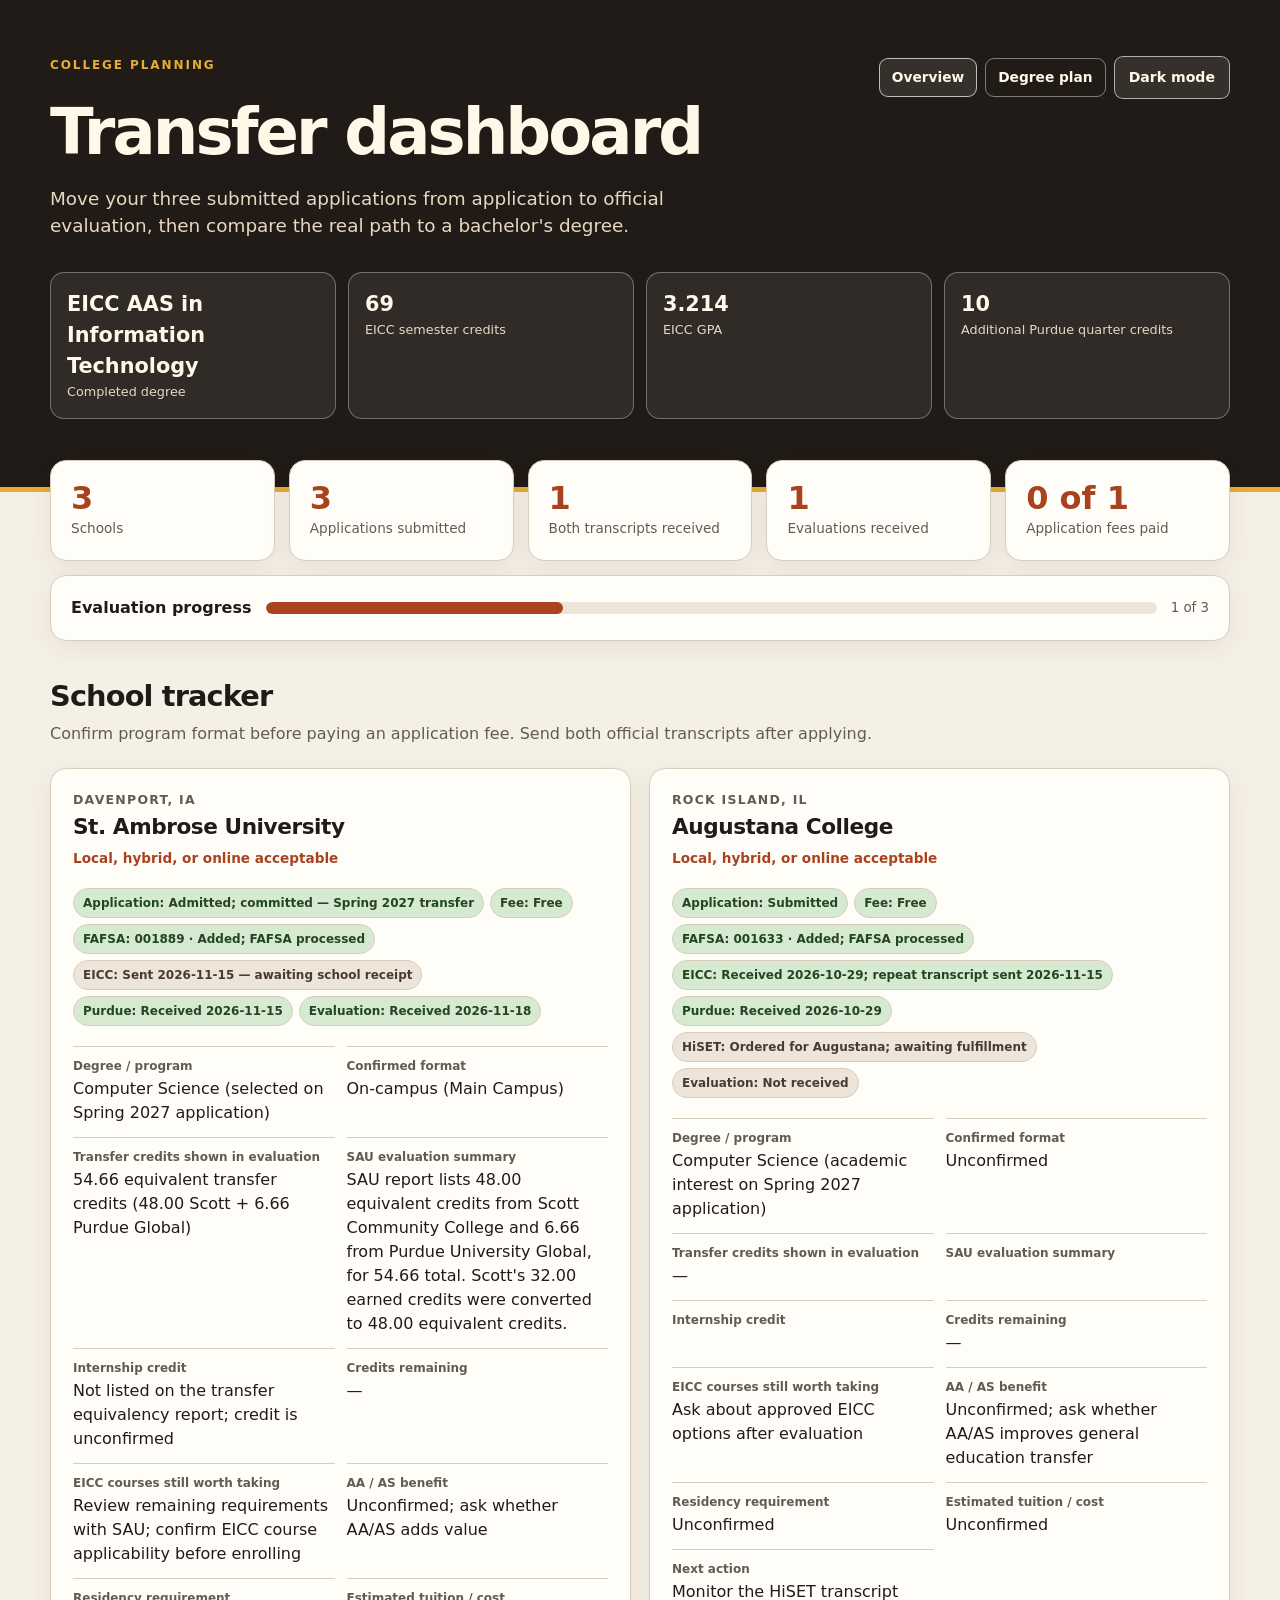
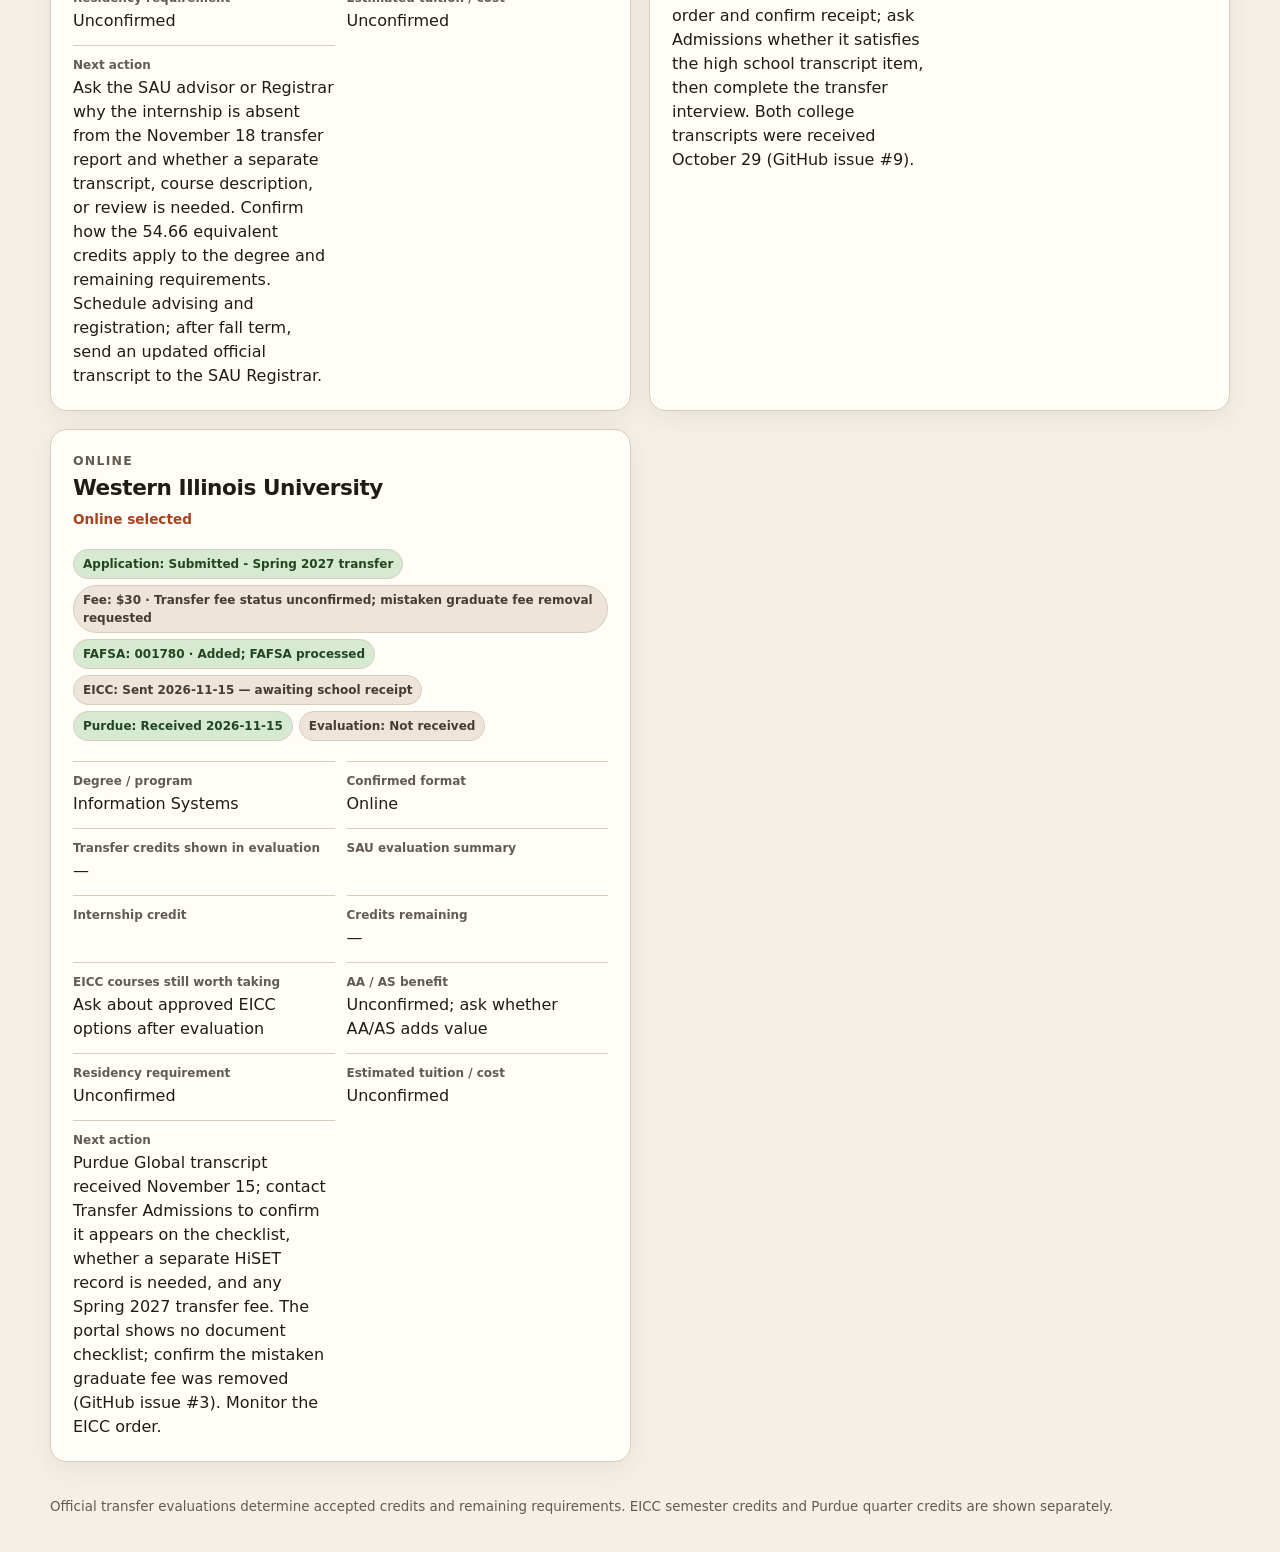
<file: index.html>
<!doctype html>
<html lang="en">
<head>
  <meta charset="utf-8">
  <meta name="viewport" content="width=device-width, initial-scale=1">
  <meta name="theme-color" content="#211b17">
  <title>College Transfer Dashboard</title>
  <script>
    try {
      const savedTheme = localStorage.getItem("college-transfer-theme");
      const dark = savedTheme ? savedTheme === "dark" : matchMedia("(prefers-color-scheme: dark)").matches;
      document.documentElement.dataset.theme = dark ? "dark" : "light";
    } catch {
      document.documentElement.dataset.theme = matchMedia("(prefers-color-scheme: dark)").matches ? "dark" : "light";
    }
  </script>
  <link rel="stylesheet" href="style.css?v=degree-plan-nav-2026-11-19">
  <script src="app.js?v=sau-transfer-evaluation-2026-11-19" defer></script>
</head>
<body>
  <header class="hero">
    <div class="wrap">
      <div class="hero-top"><p class="eyebrow">College planning</p><nav class="hero-actions" aria-label="Dashboard pages"><a class="page-link" href="index.html" aria-current="page">Overview</a><a class="page-link" href="degree-plan.html">Degree plan</a><button id="theme-toggle" class="theme-toggle" type="button" aria-label="Switch to dark mode" aria-pressed="false">Dark mode</button></nav></div>
      <h1>Transfer dashboard</h1>
      <p class="lead">Move your three submitted applications from application to official evaluation, then compare the real path to a bachelor's degree.</p>
      <div class="baseline" id="baseline"></div>
    </div>
  </header>
  <main class="wrap">
    <section class="summary" aria-label="Progress summary" id="summary"></section>
    <section class="toolbar" aria-label="Dashboard controls">
      <div><h2>School tracker</h2><p>Confirm program format before paying an application fee. Send both official transcripts after applying.</p></div>
    </section>
    <div id="schools" class="schools" aria-live="polite"></div>
    <footer>Official transfer evaluations determine accepted credits and remaining requirements. EICC semester credits and Purdue quarter credits are shown separately.</footer>
  </main>
</body>
</html>
</file>
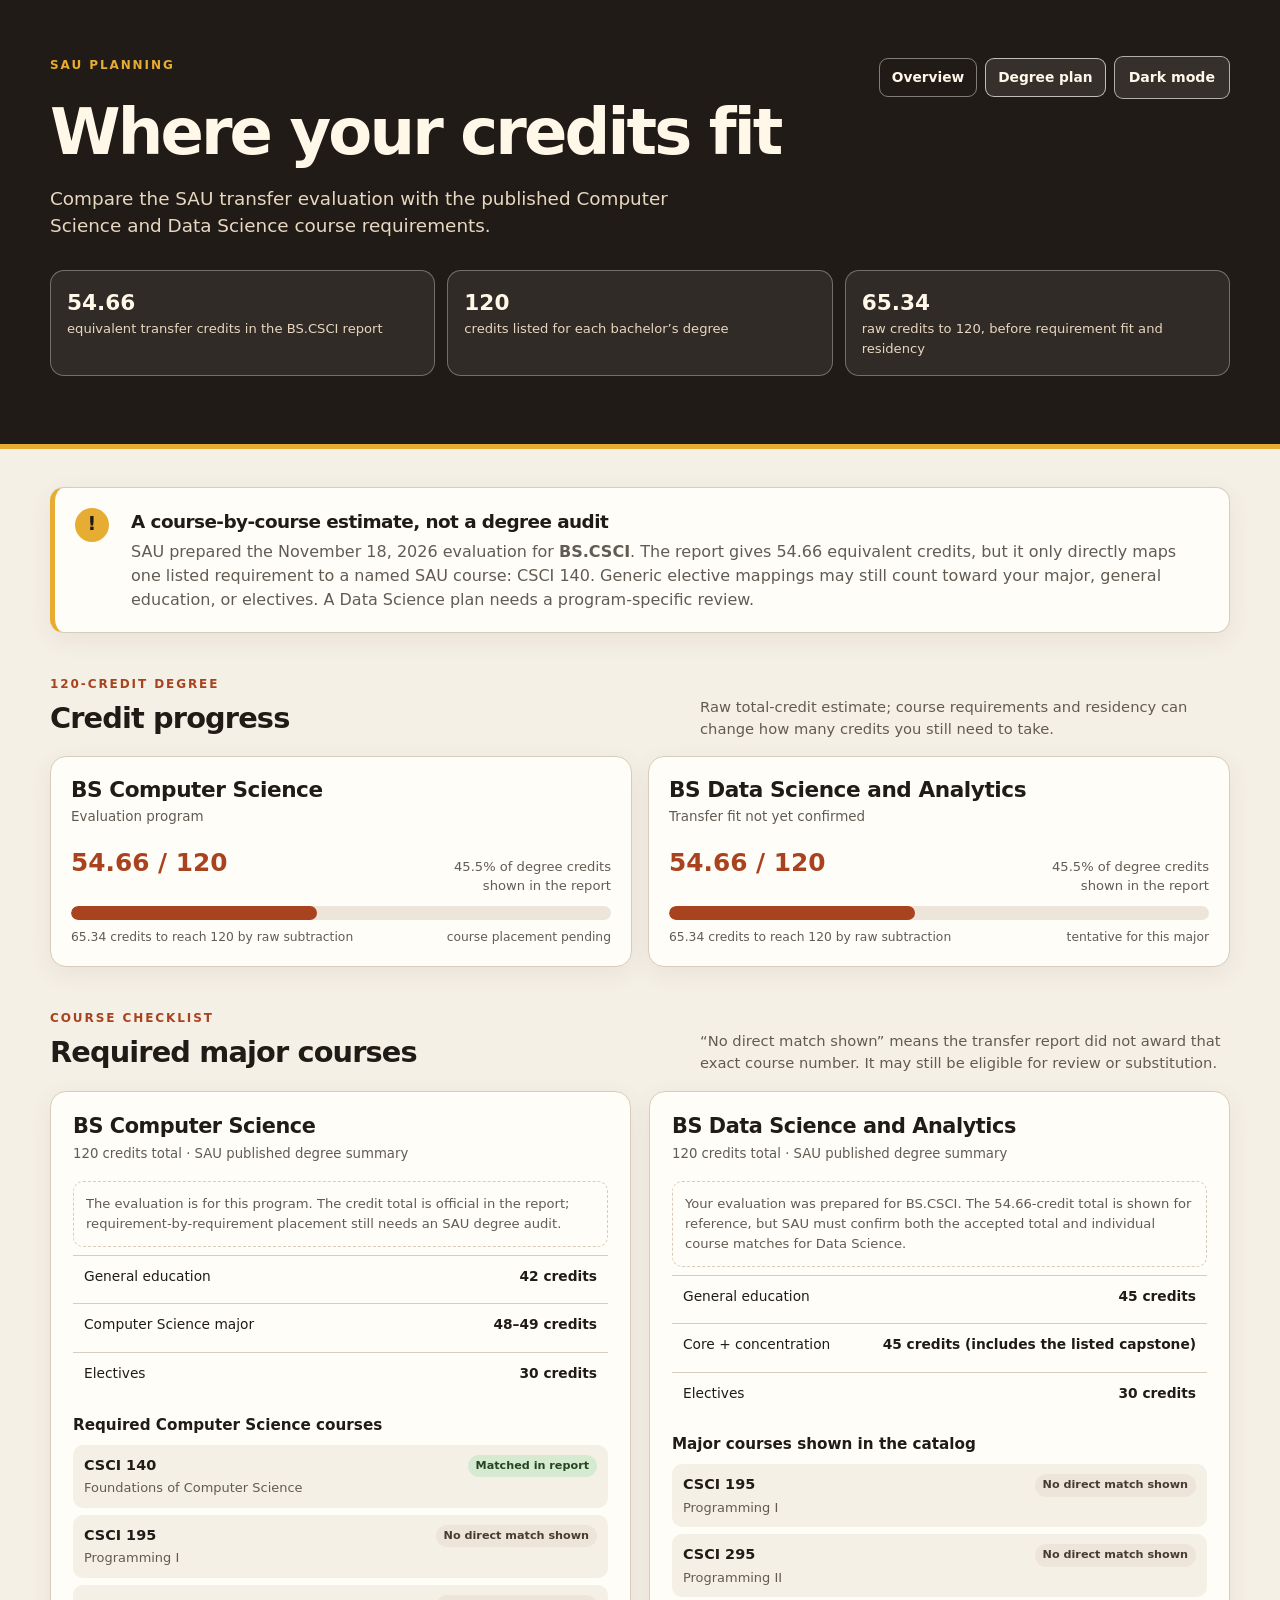
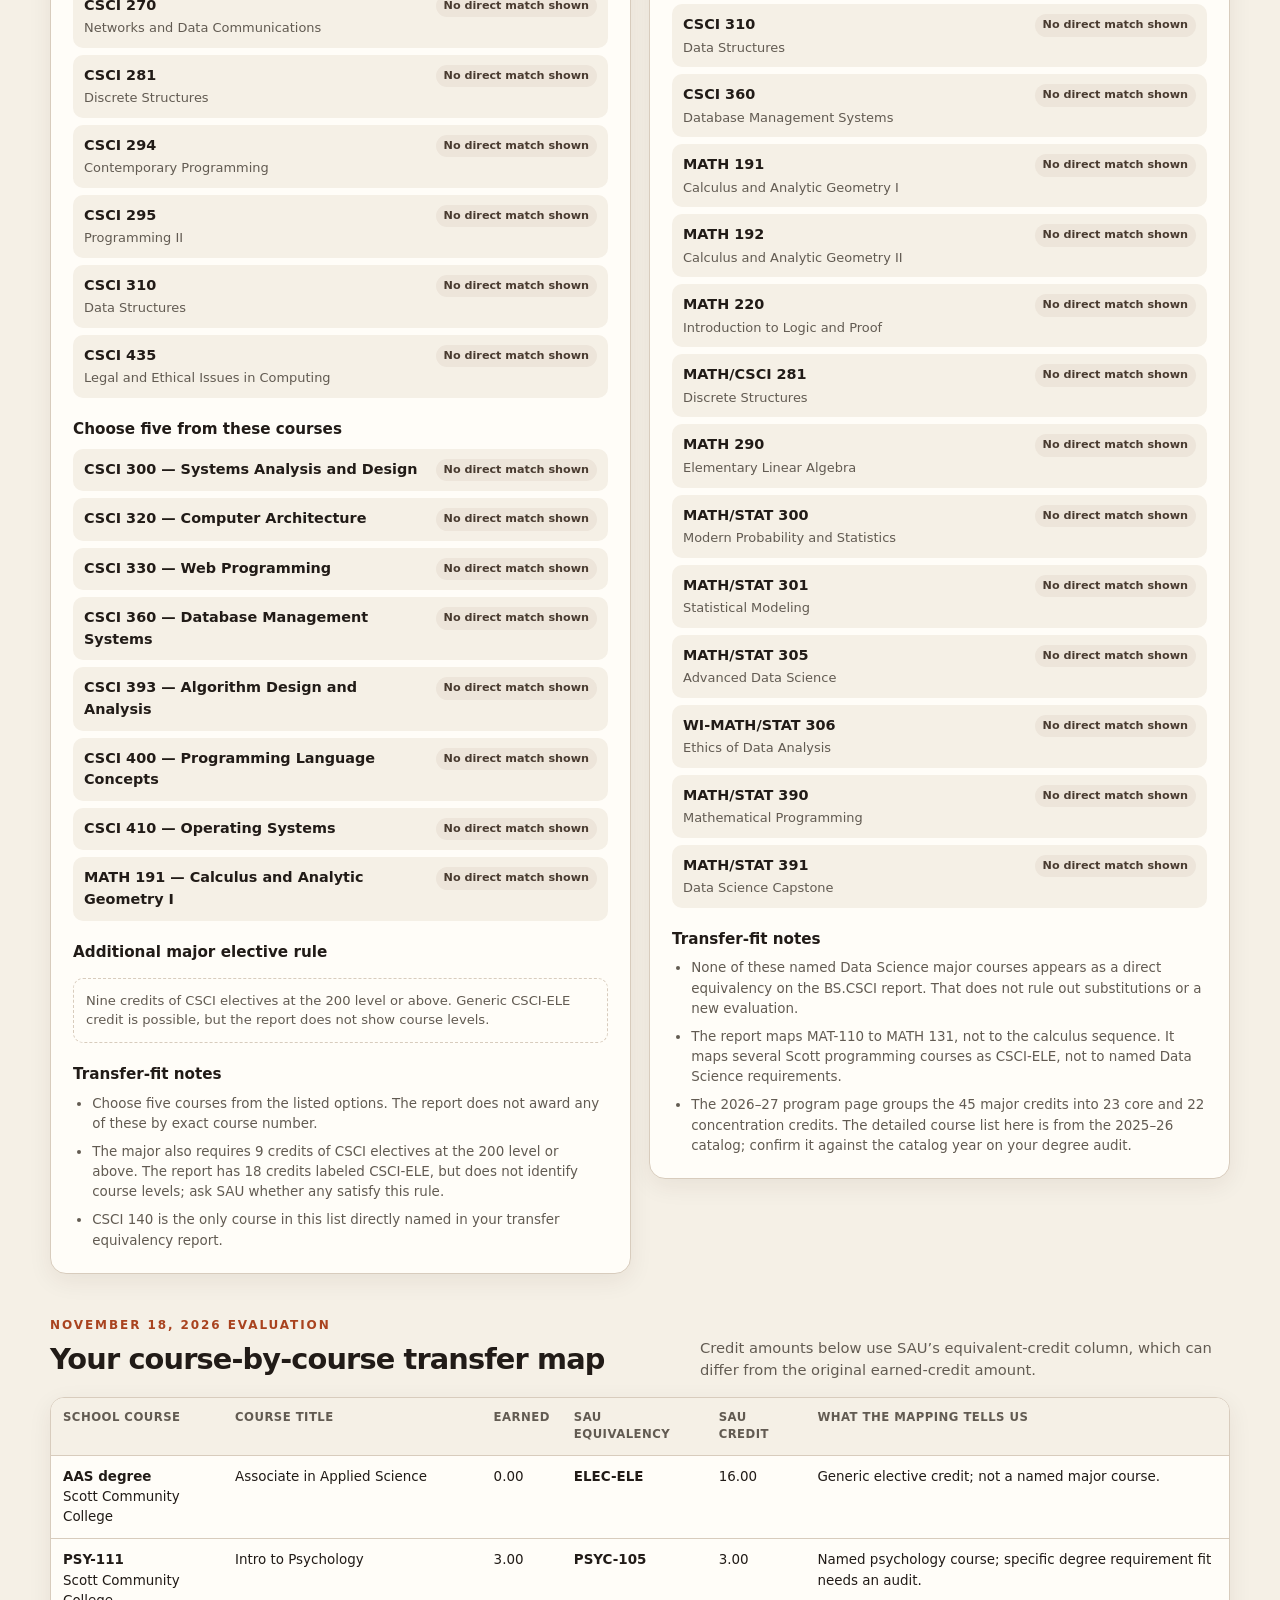
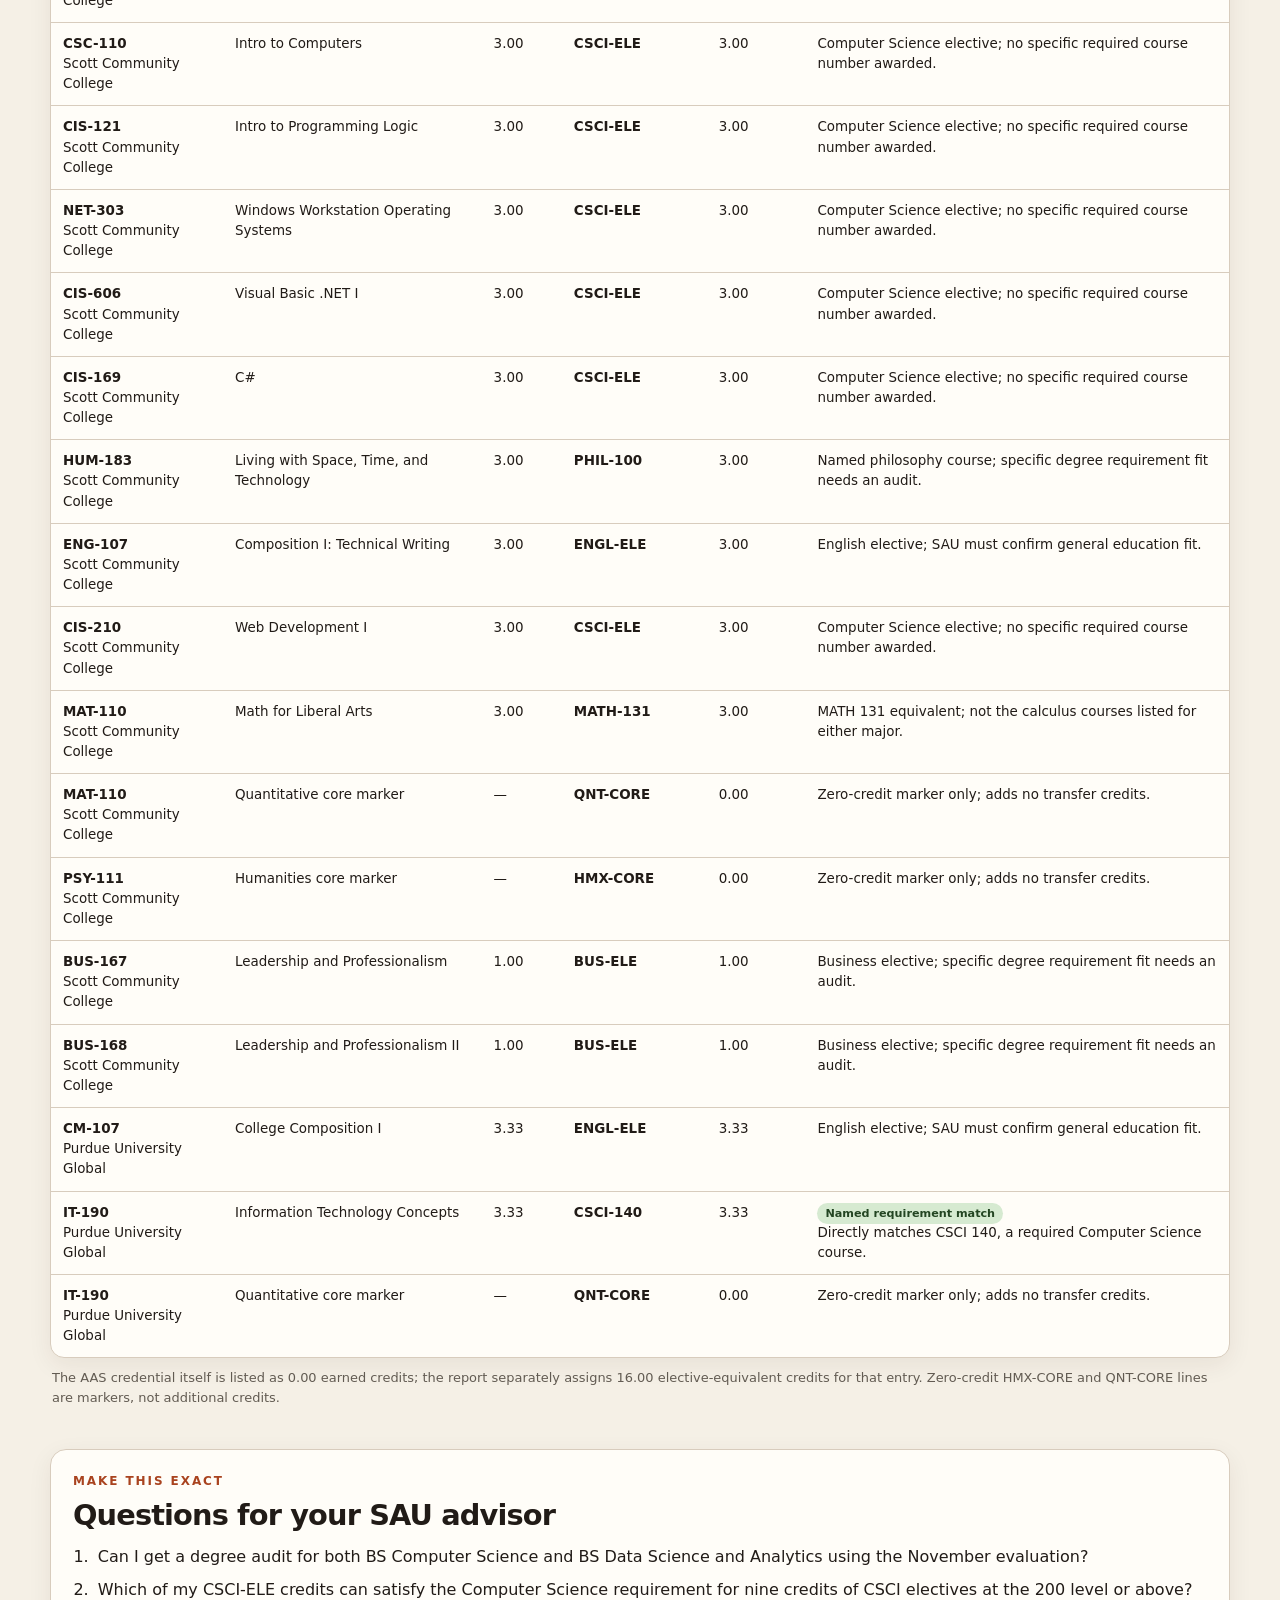
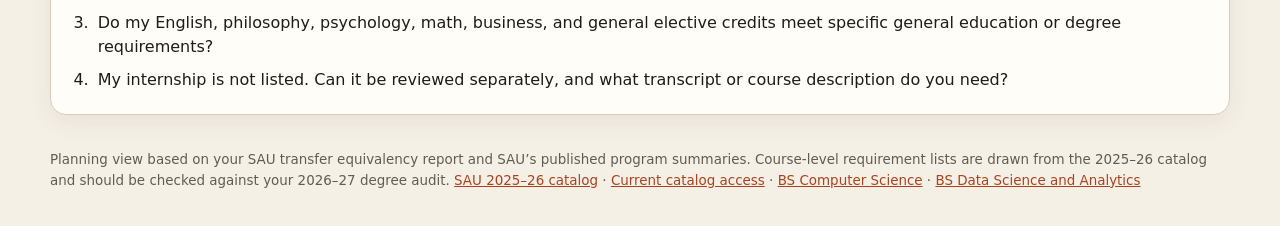
<file: degree-plan.html>
<!doctype html>
<html lang="en">
<head>
  <meta charset="utf-8">
  <meta name="viewport" content="width=device-width, initial-scale=1">
  <meta name="theme-color" content="#211b17">
  <title>SAU Degree Plan | College Transfer Dashboard</title>
  <script>
    try {
      const savedTheme = localStorage.getItem("college-transfer-theme");
      const dark = savedTheme ? savedTheme === "dark" : matchMedia("(prefers-color-scheme: dark)").matches;
      document.documentElement.dataset.theme = dark ? "dark" : "light";
    } catch {
      document.documentElement.dataset.theme = matchMedia("(prefers-color-scheme: dark)").matches ? "dark" : "light";
    }
  </script>
  <link rel="stylesheet" href="style.css?v=degree-plan-nav-2026-11-19">
  <link rel="stylesheet" href="degree-plan.css?v=sau-course-mapping-2026-11-19">
  <script src="degree-plan.js?v=sau-course-mapping-2026-11-19" defer></script>
</head>
<body>
  <header class="hero">
    <div class="wrap">
      <div class="hero-top">
        <p class="eyebrow">SAU planning</p>
        <nav class="hero-actions" aria-label="Dashboard pages">
          <a class="page-link" href="index.html">Overview</a>
          <a class="page-link" href="degree-plan.html" aria-current="page">Degree plan</a>
          <button id="theme-toggle" class="theme-toggle" type="button" aria-label="Switch to dark mode" aria-pressed="false">Dark mode</button>
        </nav>
      </div>
      <h1>Where your credits fit</h1>
      <p class="lead">Compare the SAU transfer evaluation with the published Computer Science and Data Science course requirements.</p>
      <div class="plan-hero-stats" id="plan-stats"></div>
    </div>
  </header>
  <main class="wrap plan-main">
    <section class="notice" aria-labelledby="notice-title">
      <div class="notice-mark" aria-hidden="true">!</div>
      <div><h2 id="notice-title">A course-by-course estimate, not a degree audit</h2>
        <p>SAU prepared the November 18, 2026 evaluation for <strong>BS.CSCI</strong>. The report gives 54.66 equivalent credits, but it only directly maps one listed requirement to a named SAU course: CSCI 140. Generic elective mappings may still count toward your major, general education, or electives. A Data Science plan needs a program-specific review.</p>
      </div>
    </section>

    <section class="progress-section" aria-labelledby="progress-title">
      <div class="section-heading"><div><p class="eyebrow">120-credit degree</p><h2 id="progress-title">Credit progress</h2></div><p>Raw total-credit estimate; course requirements and residency can change how many credits you still need to take.</p></div>
      <div class="progress-grid" id="degree-progress"></div>
    </section>

    <section class="program-section" aria-labelledby="courses-title">
      <div class="section-heading"><div><p class="eyebrow">Course checklist</p><h2 id="courses-title">Required major courses</h2></div><p>“No direct match shown” means the transfer report did not award that exact course number. It may still be eligible for review or substitution.</p></div>
      <div class="program-grid" id="programs"></div>
    </section>

    <section class="transfer-section" aria-labelledby="transfer-title">
      <div class="section-heading"><div><p class="eyebrow">November 18, 2026 evaluation</p><h2 id="transfer-title">Your course-by-course transfer map</h2></div><p>Credit amounts below use SAU’s equivalent-credit column, which can differ from the original earned-credit amount.</p></div>
      <div class="table-wrap"><table class="transfer-table">
        <thead><tr><th scope="col">School course</th><th scope="col">Course title</th><th scope="col">Earned</th><th scope="col">SAU equivalency</th><th scope="col">SAU credit</th><th scope="col">What the mapping tells us</th></tr></thead>
        <tbody id="transfer-rows"></tbody>
      </table></div>
      <p class="table-note">The AAS credential itself is listed as 0.00 earned credits; the report separately assigns 16.00 elective-equivalent credits for that entry. Zero-credit HMX-CORE and QNT-CORE lines are markers, not additional credits.</p>
    </section>

    <section class="next-steps" aria-labelledby="questions-title">
      <div class="section-heading"><div><p class="eyebrow">Make this exact</p><h2 id="questions-title">Questions for your SAU advisor</h2></div></div>
      <ol>
        <li>Can I get a degree audit for both BS Computer Science and BS Data Science and Analytics using the November evaluation?</li>
        <li>Which of my CSCI-ELE credits can satisfy the Computer Science requirement for nine credits of CSCI electives at the 200 level or above?</li>
        <li>Do my English, philosophy, psychology, math, business, and general elective credits meet specific general education or degree requirements?</li>
        <li>My internship is not listed. Can it be reviewed separately, and what transcript or course description do you need?</li>
      </ol>
    </section>

    <footer>Planning view based on your SAU transfer equivalency report and SAU’s published program summaries. Course-level requirement lists are drawn from the 2025–26 catalog and should be checked against your 2026–27 degree audit. <a href="https://sau.edu/media/content-assets/pdfs/registrar/SAU-Course-Catalog-2025-26.pdf">SAU 2025–26 catalog</a> · <a href="https://online.sau.edu/about-sau/university-catalog/">Current catalog access</a> · <a href="https://sau.edu/academic-programs/bachelors/information-technology/bs-computer-science/">BS Computer Science</a> · <a href="https://sau.edu/academic-programs/bachelors/information-technology/bs-data-science-analytics/">BS Data Science and Analytics</a></footer>
  </main>
</body>
</html>
</file>
<file: style.css>
:root{
  font-family:Inter,ui-sans-serif,system-ui,-apple-system,BlinkMacSystemFont,"Segoe UI",sans-serif;
  line-height:1.5;color-scheme:light;
  --page:#f5f0e6;--surface:#fffdf8;--ink:#211b17;--muted:#625b52;--line:#d8ccbd;
  --hero:#211b17;--hero-text:#fff8e9;--hero-muted:#e8d7c0;
  --accent:#a9431f;--accent-text:#fff;--highlight:#e7ac32;
  --badge:#ede5da;--badge-text:#493b30;--done:#d6ead1;--done-text:#234522;
  --shadow:0 7px 24px #35211112;
  background:var(--page);color:var(--ink)
}
html[data-theme="dark"]{
  color-scheme:dark;
  --page:#171411;--surface:#28221c;--ink:#fff2db;--muted:#d2bfa5;--line:#5a4939;
  --hero:#100e0c;--hero-text:#fff3d9;--hero-muted:#e2c9a5;
  --accent:#f0a04e;--accent-text:#1b120b;--highlight:#ffc650;
  --badge:#4a3b2e;--badge-text:#f5ddbd;--done:#375535;--done-text:#e3f9d6;
  --shadow:0 7px 24px #0005
}
*{box-sizing:border-box}
body{margin:0}
.wrap{width:min(1180px,calc(100% - 40px));margin:auto}
.hero{background:var(--hero);color:var(--hero-text);padding:56px 0 68px;border-bottom:5px solid var(--highlight)}
.hero-top{display:flex;align-items:start;justify-content:space-between;gap:16px}
.hero-actions{display:flex;align-items:center;gap:8px;flex-wrap:wrap;justify-content:flex-end}
.page-link{color:var(--hero-text);text-decoration:none;border:1px solid #ffffff6e;border-radius:9px;padding:8px 12px;font-size:.86rem;font-weight:700}
.page-link[aria-current="page"]{background:#ffffff18;border-color:#ffffffb0}
.page-link:hover{text-decoration:underline}
.eyebrow{text-transform:uppercase;letter-spacing:.16em;font-size:.75rem;font-weight:800;color:var(--highlight);margin:0 0 10px}
h1{font-size:clamp(2.4rem,5vw,4.3rem);line-height:1.05;letter-spacing:-.045em;margin:0}
.lead{max-width:680px;font-size:1.15rem;color:var(--hero-muted)}
.baseline{display:grid;grid-template-columns:repeat(4,1fr);gap:12px;margin-top:32px}
.baseline>div{border:1px solid #ffffff52;border-radius:14px;padding:16px;background:#ffffff12}
.baseline strong,.baseline span{display:block}
.baseline strong{font-size:1.3rem}
.baseline span{font-size:.8rem;color:var(--hero-muted)}
button{border:0;border-radius:9px;background:var(--accent);color:var(--accent-text);padding:10px 14px;font:inherit;font-size:.88rem;font-weight:700;cursor:pointer}
button:hover{filter:brightness(1.12)}
button:focus-visible{outline:3px solid var(--highlight);outline-offset:3px}
.theme-toggle{border:1px solid #ffffff9c;background:#ffffff18;color:var(--hero-text);white-space:nowrap}
.summary{display:grid;grid-template-columns:repeat(5,1fr);gap:14px;margin:-32px 0 34px;position:relative}
.stat,.progress,.card{background:var(--surface);border:1px solid var(--line);border-radius:16px;box-shadow:var(--shadow)}
.stat,.progress{padding:20px}
.stat strong{display:block;font-size:2rem;line-height:1.1;color:var(--accent)}
.stat span{font-size:.85rem;color:var(--muted)}
.progress{grid-column:1/-1;display:flex;gap:14px;align-items:center}
.progress>span{font-weight:700;white-space:nowrap}
.progress div{flex:1;height:12px;border-radius:99px;background:var(--badge);overflow:hidden}
.progress i{display:block;height:100%;background:var(--accent);border-radius:99px}
.progress small{color:var(--muted)}
.section-heading{margin-bottom:14px}
.section-heading p{color:var(--muted);margin:4px 0 0}
.toolbar{margin-bottom:22px}
h2{font-size:1.8rem;letter-spacing:-.03em;margin:0}
.toolbar p{color:var(--muted);margin:4px 0 0}
.schools{display:grid;grid-template-columns:repeat(2,minmax(0,1fr));gap:18px}
.card{padding:22px;min-width:0}
.location{font-size:.78rem;text-transform:uppercase;letter-spacing:.1em;color:var(--muted);font-weight:800;margin:0 0 4px}
h3{font-size:1.35rem;line-height:1.2;margin:0;letter-spacing:-.02em}
.requirement{color:var(--accent);font-weight:800;font-size:.85rem;margin:8px 0 0}
.badges{display:flex;flex-wrap:wrap;gap:6px;margin:20px 0}
.badge{border-radius:99px;padding:5px 9px;font-size:.75rem;font-weight:700;border:1px solid var(--line)}
.badge.pending{background:var(--badge);color:var(--badge-text)}
.badge.done{background:var(--done);color:var(--done-text)}
.details{display:grid;grid-template-columns:repeat(2,minmax(0,1fr));gap:12px;margin:0}
.details div{min-width:0;border-top:1px solid var(--line);padding-top:10px}
dt{font-size:.75rem;color:var(--muted);font-weight:700}
dd{margin:2px 0 0;overflow-wrap:anywhere}
footer{padding:35px 0;color:var(--muted);font-size:.84rem}
@media(max-width:800px){.baseline,.summary{grid-template-columns:repeat(2,1fr)}.schools{grid-template-columns:1fr}}
@media(max-width:520px){.wrap{width:min(100% - 28px,1180px)}.hero{padding:40px 0 60px}.baseline,.details{grid-template-columns:1fr 1fr}.baseline>div{padding:12px}.baseline strong{font-size:1rem}.progress{flex-wrap:wrap}.progress div{flex-basis:100%;order:2}.stat{padding:14px}}
</file>
<file: degree-plan.css>
.plan-main{padding-top:38px}
.plan-hero-stats{display:grid;grid-template-columns:repeat(3,1fr);gap:12px;margin-top:30px}
.plan-hero-stats>div{border:1px solid #ffffff52;border-radius:14px;padding:16px;background:#ffffff12}
.plan-hero-stats strong,.plan-hero-stats span{display:block}
.plan-hero-stats strong{font-size:1.35rem}
.plan-hero-stats span{font-size:.82rem;color:var(--hero-muted)}
.notice{display:grid;grid-template-columns:42px 1fr;gap:14px;align-items:start;padding:20px;background:var(--surface);border:1px solid var(--line);border-left:5px solid var(--highlight);border-radius:14px;box-shadow:var(--shadow)}
.notice-mark{display:grid;place-items:center;width:34px;height:34px;border-radius:50%;font-size:1.2rem;font-weight:900;background:var(--highlight);color:#211b17}
.notice h2{font-size:1.15rem;margin:0 0 5px}
.notice p{color:var(--muted);margin:0}
.progress-section,.program-section,.transfer-section,.next-steps{margin-top:42px}
.section-heading{display:flex;align-items:end;justify-content:space-between;gap:24px;margin-bottom:16px}
.section-heading .eyebrow{color:var(--accent);margin:0 0 4px}
.section-heading p:last-child{max-width:530px;color:var(--muted);margin:0;font-size:.92rem}
.progress-grid{display:grid;grid-template-columns:repeat(2,minmax(0,1fr));gap:16px}
.progress-card,.program-card,.next-steps{background:var(--surface);border:1px solid var(--line);border-radius:16px;box-shadow:var(--shadow)}
.progress-card{padding:20px}
.progress-card h3{margin-bottom:4px}
.progress-card .progress-subtitle{color:var(--muted);font-size:.84rem;margin:0 0 16px}
.credit-numbers{display:flex;align-items:baseline;justify-content:space-between;gap:12px}
.credit-numbers strong{font-size:1.55rem;color:var(--accent)}
.credit-numbers span{color:var(--muted);font-size:.82rem;text-align:right}
.credit-bar{height:14px;background:var(--badge);border-radius:99px;overflow:hidden;margin:10px 0 8px}
.credit-bar i{display:block;height:100%;background:var(--accent);border-radius:inherit}
.progress-caption{display:flex;justify-content:space-between;gap:12px;color:var(--muted);font-size:.77rem}
.program-grid{display:grid;grid-template-columns:repeat(2,minmax(0,1fr));gap:18px;align-items:start}
.program-card{padding:22px;min-width:0}
.program-card h3{font-size:1.3rem}
.program-card .program-total{font-size:.83rem;color:var(--muted);margin:5px 0 18px}
.program-card h4{font-size:.95rem;margin:20px 0 8px}
.course-list{list-style:none;padding:0;margin:0;display:grid;gap:7px}
.course-list li{display:flex;align-items:flex-start;justify-content:space-between;gap:12px;padding:10px 11px;background:var(--page);border-radius:10px}
.course-main{min-width:0}
.course-code{display:block;font-weight:800;font-size:.9rem}
.course-name{display:block;color:var(--muted);font-size:.81rem;margin-top:2px}
.course-state{flex:none;border-radius:99px;padding:4px 8px;font-size:.7rem;line-height:1.3;font-weight:800;background:var(--badge);color:var(--badge-text);text-align:center}
.course-state.matched{background:var(--done);color:var(--done-text)}
.course-state.review{background:#f5e5bf;color:#594213}
html[data-theme="dark"] .course-state.review{background:#63512c;color:#fff0bc}
.program-note{font-size:.82rem;color:var(--muted);padding:12px;border:1px dashed var(--line);border-radius:10px;margin:14px 0 0}
.plan-notes{margin:0;padding-left:1.2rem;display:grid;gap:8px;color:var(--muted);font-size:.84rem}
.area-list{display:grid;gap:7px;margin-top:8px}
.area-row{display:flex;justify-content:space-between;gap:12px;padding:10px 11px;border-top:1px solid var(--line);font-size:.86rem}
.area-row span:last-child{font-weight:800;white-space:nowrap}
.table-wrap{overflow-x:auto;background:var(--surface);border:1px solid var(--line);border-radius:14px;box-shadow:var(--shadow)}
.transfer-table{width:100%;border-collapse:collapse;font-size:.84rem;min-width:890px}
.transfer-table th,.transfer-table td{text-align:left;vertical-align:top;padding:11px 12px;border-bottom:1px solid var(--line)}
.transfer-table th{font-size:.73rem;text-transform:uppercase;letter-spacing:.04em;color:var(--muted);background:var(--page)}
.transfer-table tbody tr:last-child td{border-bottom:0}
.transfer-table td:nth-child(3),.transfer-table td:nth-child(5){white-space:nowrap;font-variant-numeric:tabular-nums}
.table-note{color:var(--muted);font-size:.81rem;margin:10px 2px 0}
.next-steps{padding:22px}
.next-steps .section-heading{margin-bottom:8px}
.next-steps ol{margin:0;padding-left:1.3rem;display:grid;gap:9px}
.next-steps li{padding-left:4px}
footer a{color:var(--accent)}
@media(max-width:800px){.progress-grid,.program-grid{grid-template-columns:1fr}.section-heading{display:block}.section-heading p:last-child{margin-top:8px}.plan-hero-stats{grid-template-columns:1fr 1fr}}
@media(max-width:520px){.plan-main{padding-top:22px}.hero-top{align-items:center}.hero-actions{gap:5px}.page-link{padding:7px 8px;font-size:.78rem}.plan-hero-stats{grid-template-columns:1fr 1fr}.notice{grid-template-columns:32px 1fr;padding:15px}.notice-mark{width:28px;height:28px}.progress-card,.program-card,.next-steps{padding:16px}.course-list li{display:block}.course-state{display:inline-block;margin-top:7px}}
</file>
